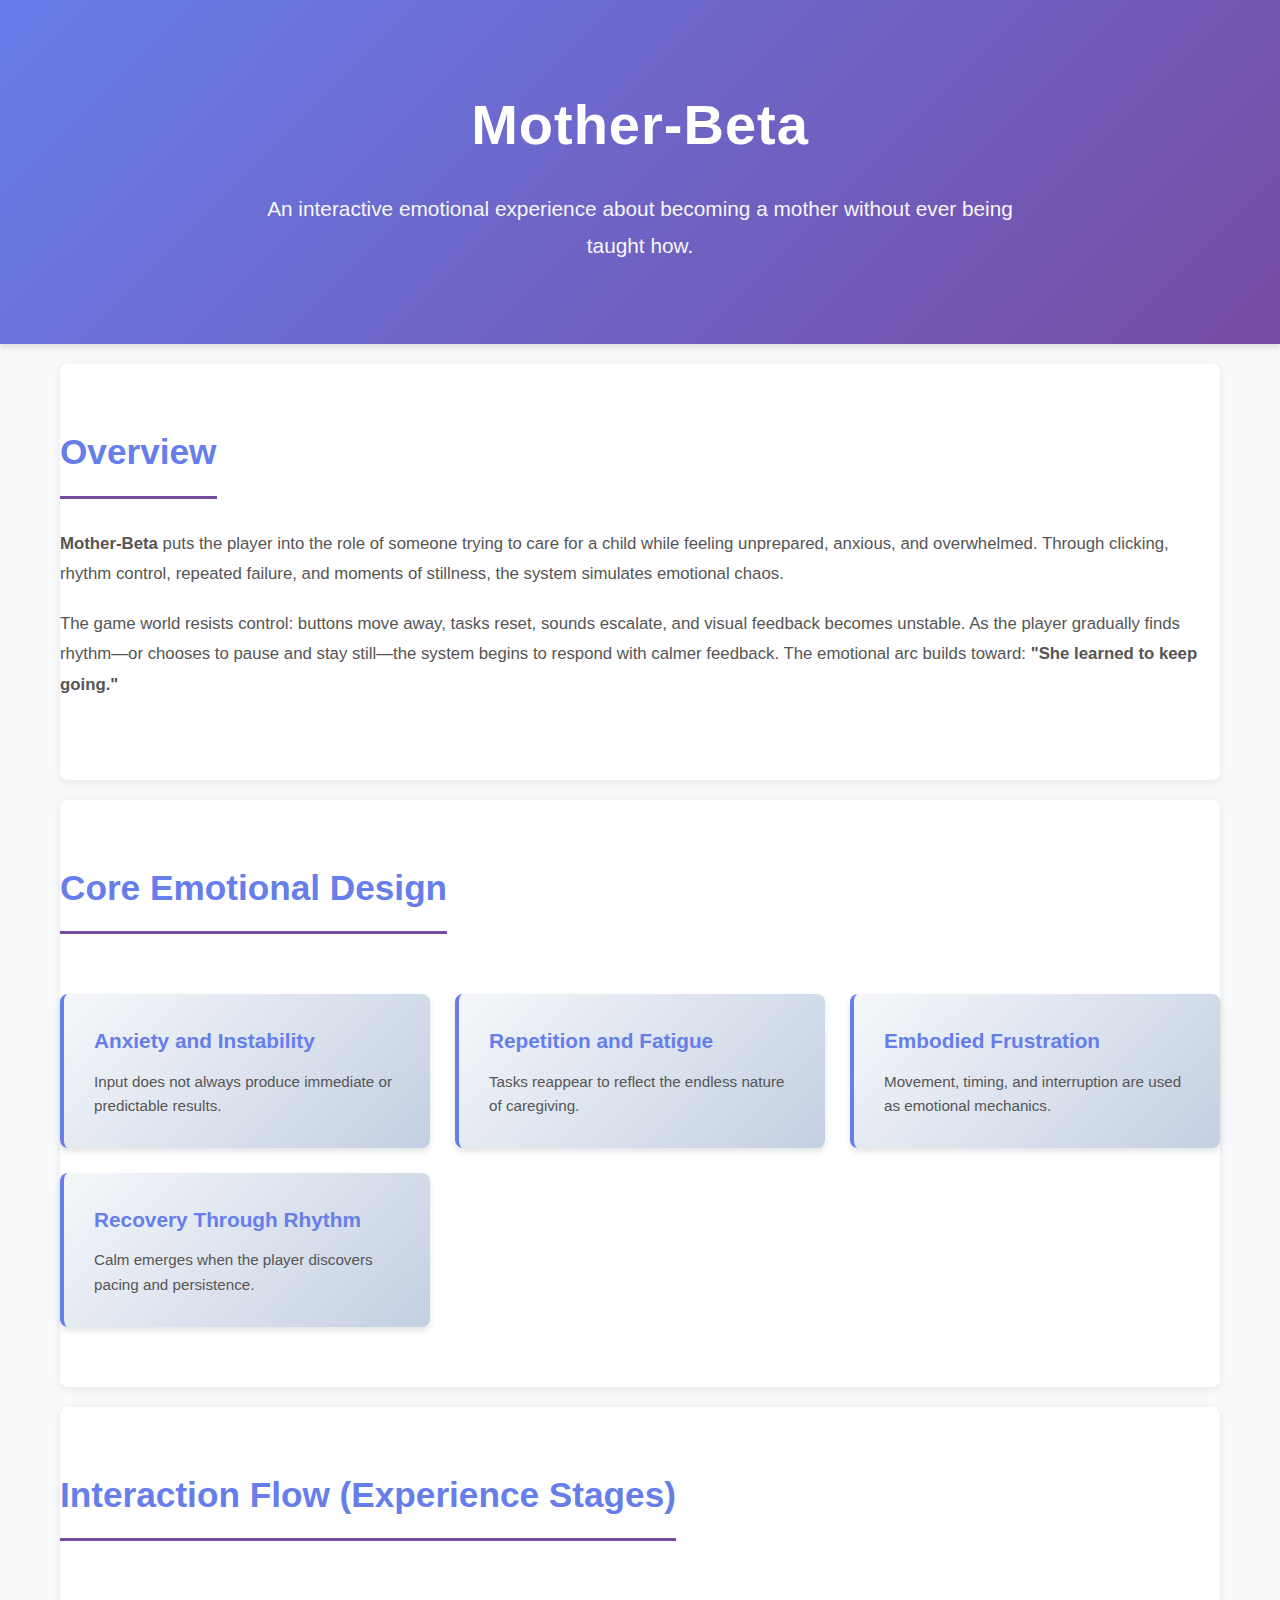
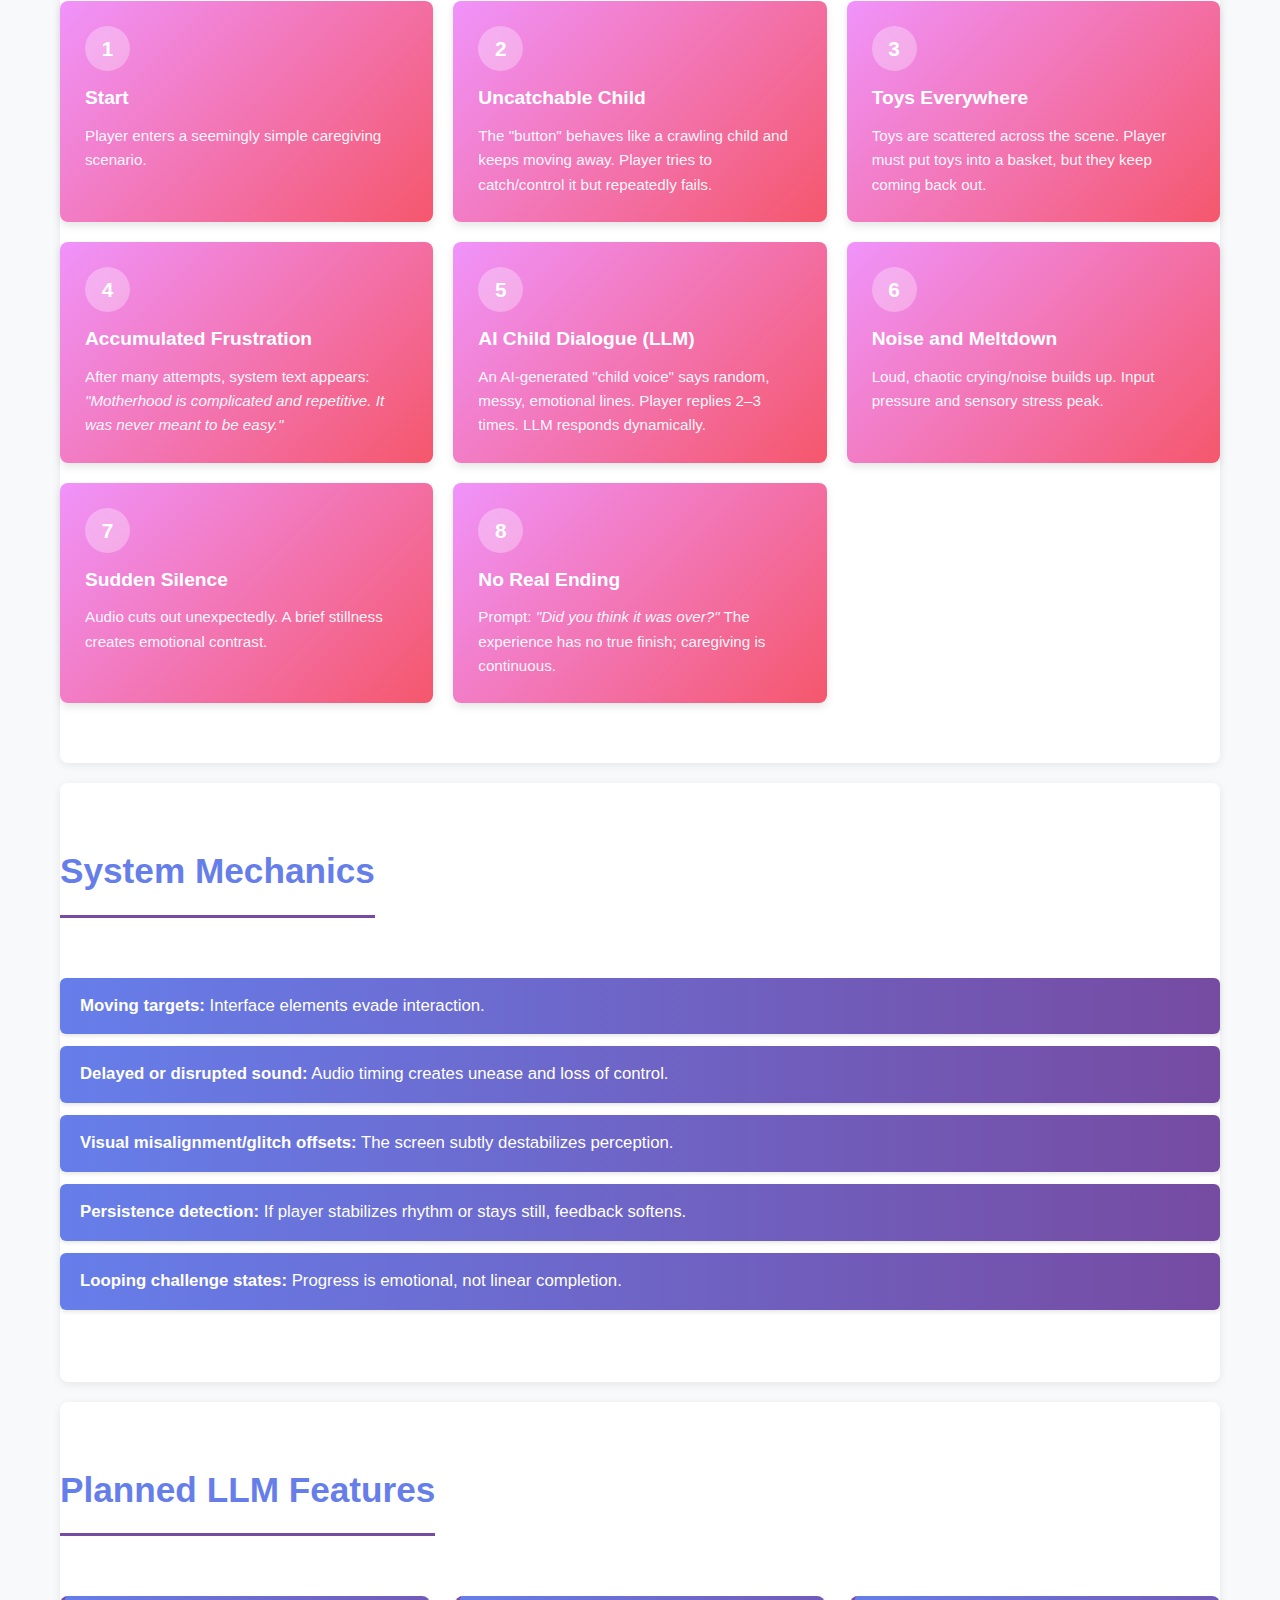
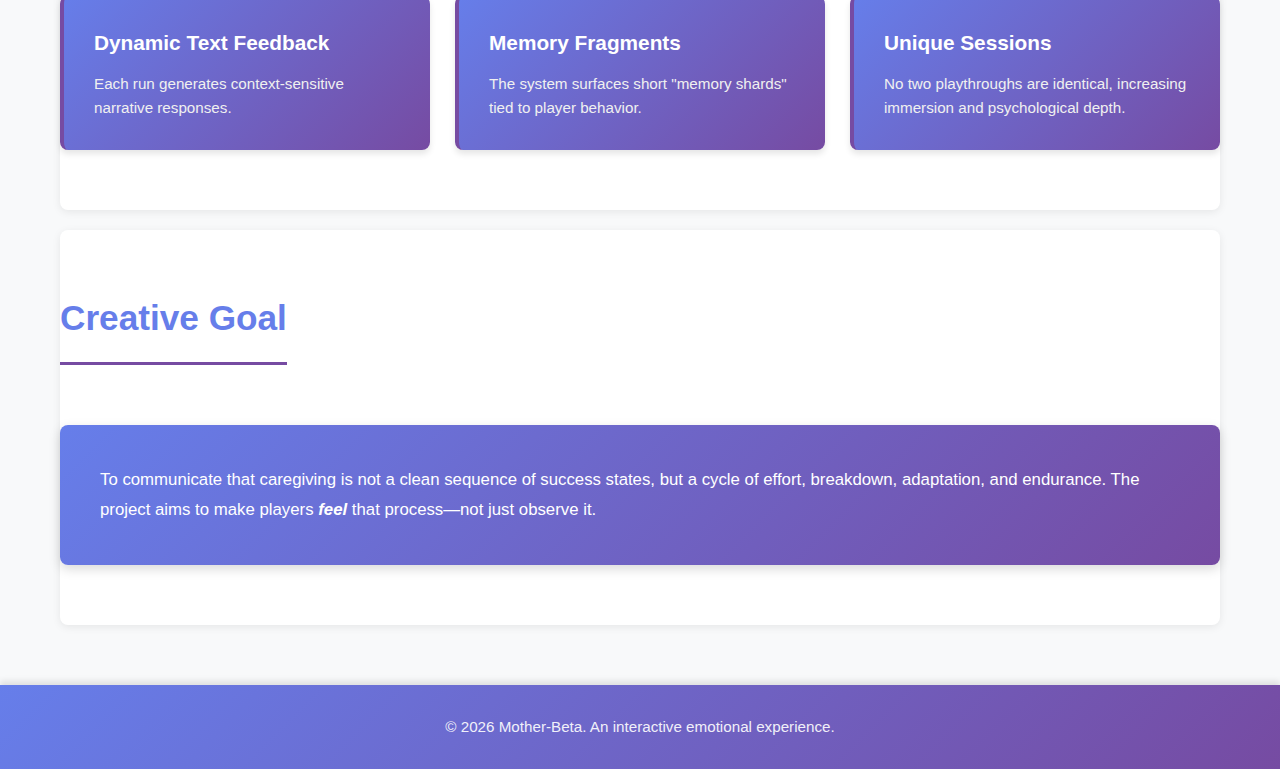
<file: index.html>
<!DOCTYPE html>
<html lang="en">
<head>
    <meta charset="UTF-8">
    <meta name="viewport" content="width=device-width, initial-scale=1.0">
    <title>Mother-Beta - An Interactive Emotional Experience</title>
    <link rel="stylesheet" href="styles.css">
</head>
<body>
    <header class="header">
        <div class="container">
            <h1 class="title">Mother-Beta</h1>
            <p class="subtitle">An interactive emotional experience about becoming a mother without ever being taught how.</p>
        </div>
    </header>

    <main class="container">
        <!-- Overview Section -->
        <section class="section overview-section">
            <h2>Overview</h2>
            <p>
                <strong>Mother-Beta</strong> puts the player into the role of someone trying to care for a child while feeling unprepared, anxious, and overwhelmed. Through clicking, rhythm control, repeated failure, and moments of stillness, the system simulates emotional chaos.
            </p>
            <p>
                The game world resists control: buttons move away, tasks reset, sounds escalate, and visual feedback becomes unstable. As the player gradually finds rhythm—or chooses to pause and stay still—the system begins to respond with calmer feedback. The emotional arc builds toward: <strong>"She learned to keep going."</strong>
            </p>
        </section>

        <!-- Core Emotional Design Section -->
        <section class="section emotional-design-section">
            <h2>Core Emotional Design</h2>
            <div class="features-grid">
                <div class="feature-card">
                    <h3>Anxiety and Instability</h3>
                    <p>Input does not always produce immediate or predictable results.</p>
                </div>
                <div class="feature-card">
                    <h3>Repetition and Fatigue</h3>
                    <p>Tasks reappear to reflect the endless nature of caregiving.</p>
                </div>
                <div class="feature-card">
                    <h3>Embodied Frustration</h3>
                    <p>Movement, timing, and interruption are used as emotional mechanics.</p>
                </div>
                <div class="feature-card">
                    <h3>Recovery Through Rhythm</h3>
                    <p>Calm emerges when the player discovers pacing and persistence.</p>
                </div>
            </div>
        </section>

        <!-- Interaction Flow Section -->
        <section class="section interaction-flow-section">
            <h2>Interaction Flow (Experience Stages)</h2>
            <div class="stages-timeline">
                <div class="stage">
                    <div class="stage-number">1</div>
                    <h3>Start</h3>
                    <p>Player enters a seemingly simple caregiving scenario.</p>
                </div>
                <div class="stage">
                    <div class="stage-number">2</div>
                    <h3>Uncatchable Child</h3>
                    <p>The "button" behaves like a crawling child and keeps moving away. Player tries to catch/control it but repeatedly fails.</p>
                </div>
                <div class="stage">
                    <div class="stage-number">3</div>
                    <h3>Toys Everywhere</h3>
                    <p>Toys are scattered across the scene. Player must put toys into a basket, but they keep coming back out.</p>
                </div>
                <div class="stage">
                    <div class="stage-number">4</div>
                    <h3>Accumulated Frustration</h3>
                    <p>After many attempts, system text appears: <em>"Motherhood is complicated and repetitive. It was never meant to be easy."</em></p>
                </div>
                <div class="stage">
                    <div class="stage-number">5</div>
                    <h3>AI Child Dialogue (LLM)</h3>
                    <p>An AI-generated "child voice" says random, messy, emotional lines. Player replies 2–3 times. LLM responds dynamically.</p>
                </div>
                <div class="stage">
                    <div class="stage-number">6</div>
                    <h3>Noise and Meltdown</h3>
                    <p>Loud, chaotic crying/noise builds up. Input pressure and sensory stress peak.</p>
                </div>
                <div class="stage">
                    <div class="stage-number">7</div>
                    <h3>Sudden Silence</h3>
                    <p>Audio cuts out unexpectedly. A brief stillness creates emotional contrast.</p>
                </div>
                <div class="stage">
                    <div class="stage-number">8</div>
                    <h3>No Real Ending</h3>
                    <p>Prompt: <em>"Did you think it was over?"</em> The experience has no true finish; caregiving is continuous.</p>
                </div>
            </div>
        </section>

        <!-- System Mechanics Section -->
        <section class="section mechanics-section">
            <h2>System Mechanics</h2>
            <ul class="mechanics-list">
                <li><strong>Moving targets:</strong> Interface elements evade interaction.</li>
                <li><strong>Delayed or disrupted sound:</strong> Audio timing creates unease and loss of control.</li>
                <li><strong>Visual misalignment/glitch offsets:</strong> The screen subtly destabilizes perception.</li>
                <li><strong>Persistence detection:</strong> If player stabilizes rhythm or stays still, feedback softens.</li>
                <li><strong>Looping challenge states:</strong> Progress is emotional, not linear completion.</li>
            </ul>
        </section>

        <!-- Planned LLM Features Section -->
        <section class="section llm-features-section">
            <h2>Planned LLM Features</h2>
            <div class="features-grid">
                <div class="feature-card llm-card">
                    <h3>Dynamic Text Feedback</h3>
                    <p>Each run generates context-sensitive narrative responses.</p>
                </div>
                <div class="feature-card llm-card">
                    <h3>Memory Fragments</h3>
                    <p>The system surfaces short "memory shards" tied to player behavior.</p>
                </div>
                <div class="feature-card llm-card">
                    <h3>Unique Sessions</h3>
                    <p>No two playthroughs are identical, increasing immersion and psychological depth.</p>
                </div>
            </div>
        </section>

        <!-- Creative Goal Section -->
        <section class="section creative-goal-section">
            <h2>Creative Goal</h2>
            <div class="goal-box">
                <p>
                    To communicate that caregiving is not a clean sequence of success states, but a cycle of effort, breakdown, adaptation, and endurance. The project aims to make players <em>feel</em> that process—not just observe it.
                </p>
            </div>
        </section>
    </main>

    <footer class="footer">
        <div class="container">
            <p>&copy; 2026 Mother-Beta. An interactive emotional experience.</p>
        </div>
    </footer>
</body>
</html>
</file>
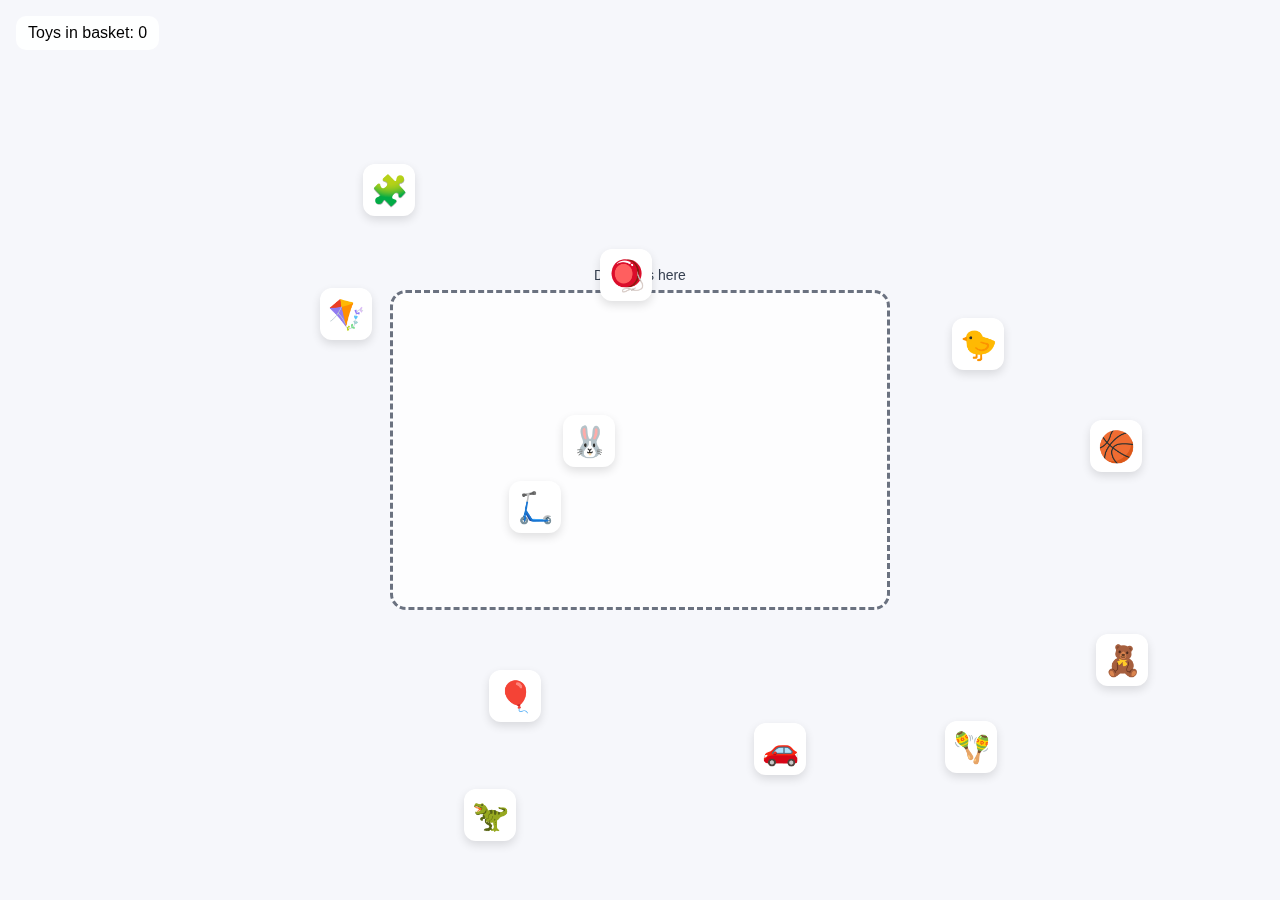
<file: 3-toys-everywhere.html>
<!doctype html>
<html lang="en">
  <head>
    <meta charset="UTF-8" />
    <meta name="viewport" content="width=device-width, initial-scale=1.0" />
    <title>3 Toys Everywhere</title>
    <style>
      * {
        box-sizing: border-box;
      }

      body {
        margin: 0;
        min-height: 100vh;
        overflow: hidden;
        font-family: Arial, sans-serif;
        background: #f6f7fb;
      }

      .next {
        position: fixed;
        top: 16px;
        right: 16px;
        font-size: 28px;
        text-decoration: none;
        color: #222;
        z-index: 20;
      }

      .next.hidden {
        opacity: 0;
        pointer-events: none;
      }

      .status {
        position: fixed;
        top: 16px;
        left: 16px;
        z-index: 20;
        font-size: 16px;
        background: rgba(255, 255, 255, 0.9);
        padding: 8px 12px;
        border-radius: 10px;
      }

      .basket {
        position: fixed;
        left: 50%;
        top: 50%;
        transform: translate(-50%, -50%);
        width: min(62vw, 500px);
        height: min(45vh, 320px);
        border: 3px dashed #6b7280;
        border-radius: 16px;
        background: rgba(255, 255, 255, 0.75);
        display: grid;
        grid-template-columns: repeat(4, 1fr);
        grid-auto-rows: 56px;
        gap: 8px;
        padding: 12px;
        align-content: start;
        z-index: 5;
      }

      .basket-label {
        position: absolute;
        top: -28px;
        left: 50%;
        transform: translateX(-50%);
        background: #f6f7fb;
        padding: 2px 10px;
        font-size: 14px;
        color: #374151;
        border-radius: 999px;
      }

      .toy {
        position: fixed;
        width: 52px;
        height: 52px;
        border: 0;
        border-radius: 12px;
        background: #fff;
        box-shadow: 0 4px 10px rgba(0, 0, 0, 0.12);
        font-size: 30px;
        line-height: 52px;
        text-align: center;
        cursor: grab;
        user-select: none;
        touch-action: none;
        z-index: 10;
      }

      .toy.dragging {
        cursor: grabbing;
        transform: scale(1.05);
        z-index: 30;
      }

      .toy.in-basket {
        position: static;
        width: 100%;
        height: 56px;
        line-height: 56px;
        box-shadow: none;
        background: #ffffff;
        border: 1px solid #e5e7eb;
      }

      .frustration {
        position: fixed;
        left: 50%;
        bottom: 24px;
        transform: translateX(-50%);
        width: min(90vw, 760px);
        text-align: center;
        font-size: 20px;
        line-height: 1.4;
        color: #111827;
        background: rgba(255, 255, 255, 0.9);
        border-radius: 12px;
        padding: 14px 18px;
        opacity: 0;
        transition: opacity 400ms ease;
        z-index: 25;
      }

      .frustration.show {
        opacity: 1;
      }
    </style>
  </head>
  <body>
    <div class="status" id="status">Toys in basket: 0</div>

    <div class="basket" id="basket" aria-label="basket">
      <div class="basket-label">Drop toys here</div>
    </div>

    <div class="frustration" id="frustration">
      Motherhood is complicated and repetitive. It was never meant to be easy.
    </div>

    <a class="next hidden" id="next" href="5-ai-child-dialogue.html" aria-label="next">▶</a>

    <script>
      const toyIcons = ["🧸", "🚗", "🪀", "🧩", "🦖", "🪁", "🪇", "🐰", "🐤", "🎈", "🏀", "🛴"];
      const basket = document.getElementById("basket");
      const statusText = document.getElementById("status");
      const frustrationText = document.getElementById("frustration");
      const nextLink = document.getElementById("next");
      const toys = [];
      const stageStartAt = Date.now();
      let totalDrops = 0;
      let popOutCount = 0;
      let frustrationShown = false;

      function randomBetween(min, max) {
        return Math.floor(Math.random() * (max - min + 1)) + min;
      }

      function updateStatus() {
        const inBasketCount = toys.filter((toy) => toy.dataset.inBasket === "1").length;
        statusText.textContent = `Toys in basket: ${inBasketCount}`;
      }

      function maybeShowFrustration() {
        if (frustrationShown) {
          return;
        }

        const elapsedMs = Date.now() - stageStartAt;
        if (elapsedMs < 9000) {
          return;
        }

        if (totalDrops >= 8 && popOutCount >= 3) {
          frustrationShown = true;
          frustrationText.classList.add("show");
          nextLink.classList.remove("hidden");
        }
      }

      function placeToys() {
        const viewportWidth = window.innerWidth;
        const viewportHeight = window.innerHeight;

        toyIcons.forEach((icon, index) => {
          const toy = document.createElement("button");
          toy.className = "toy";
          toy.type = "button";
          toy.textContent = icon;
          toy.dataset.id = String(index);
          toy.dataset.inBasket = "0";

          const x = randomBetween(10, Math.max(10, viewportWidth - 70));
          const y = randomBetween(80, Math.max(80, viewportHeight - 70));
          toy.style.left = `${x}px`;
          toy.style.top = `${y}px`;

          enableDrag(toy);
          document.body.appendChild(toy);
          toys.push(toy);
        });
      }

      function moveToRandomOutsideBasket(toy) {
        const basketRect = basket.getBoundingClientRect();
        let x = 10;
        let y = 80;
        let tries = 0;

        do {
          x = randomBetween(10, Math.max(10, window.innerWidth - 70));
          y = randomBetween(80, Math.max(80, window.innerHeight - 70));
          tries += 1;
        } while (
          x + 52 > basketRect.left &&
          x < basketRect.right &&
          y + 52 > basketRect.top &&
          y < basketRect.bottom &&
          tries < 50
        );

        toy.style.left = `${x}px`;
        toy.style.top = `${y}px`;
      }

      function isInsideBasket(rect) {
        const basketRect = basket.getBoundingClientRect();
        const centerX = rect.left + rect.width / 2;
        const centerY = rect.top + rect.height / 2;

        return (
          centerX >= basketRect.left &&
          centerX <= basketRect.right &&
          centerY >= basketRect.top &&
          centerY <= basketRect.bottom
        );
      }

      function putIntoBasket(toy) {
        toy.dataset.inBasket = "1";
        toy.classList.add("in-basket");
        basket.appendChild(toy);
        totalDrops += 1;
        updateStatus();
        maybeShowFrustration();
      }

      function popOutOneToy() {
        const inBasket = toys.filter((toy) => toy.dataset.inBasket === "1");
        if (!inBasket.length) {
          return;
        }

        const toy = inBasket[Math.floor(Math.random() * inBasket.length)];
        toy.dataset.inBasket = "0";
        toy.classList.remove("in-basket");
        document.body.appendChild(toy);
        moveToRandomOutsideBasket(toy);
        popOutCount += 1;
        updateStatus();
        maybeShowFrustration();
      }

      function enableDrag(toy) {
        let dragging = false;
        let offsetX = 0;
        let offsetY = 0;

        toy.addEventListener("pointerdown", (event) => {
          if (toy.dataset.inBasket === "1") {
            toy.dataset.inBasket = "0";
            toy.classList.remove("in-basket");
            document.body.appendChild(toy);
            const currentRect = toy.getBoundingClientRect();
            toy.style.left = `${currentRect.left}px`;
            toy.style.top = `${currentRect.top}px`;
            updateStatus();
          }

          dragging = true;
          toy.setPointerCapture(event.pointerId);
          toy.classList.add("dragging");
          const rect = toy.getBoundingClientRect();
          offsetX = event.clientX - rect.left;
          offsetY = event.clientY - rect.top;
        });

        toy.addEventListener("pointermove", (event) => {
          if (!dragging) {
            return;
          }

          toy.style.left = `${event.clientX - offsetX}px`;
          toy.style.top = `${event.clientY - offsetY}px`;
        });

        toy.addEventListener("pointerup", (event) => {
          if (!dragging) {
            return;
          }

          dragging = false;
          toy.releasePointerCapture(event.pointerId);
          toy.classList.remove("dragging");

          const rect = toy.getBoundingClientRect();
          if (isInsideBasket(rect)) {
            putIntoBasket(toy);
          }
        });
      }

      placeToys();
      updateStatus();

      setInterval(() => {
        popOutOneToy();
      }, 3200);

      window.addEventListener("resize", () => {
        toys.forEach((toy) => {
          if (toy.dataset.inBasket === "0") {
            const rect = toy.getBoundingClientRect();
            if (rect.right > window.innerWidth || rect.bottom > window.innerHeight) {
              moveToRandomOutsideBasket(toy);
            }
          }
        });
      });
    </script>
  </body>
</html>
</file>
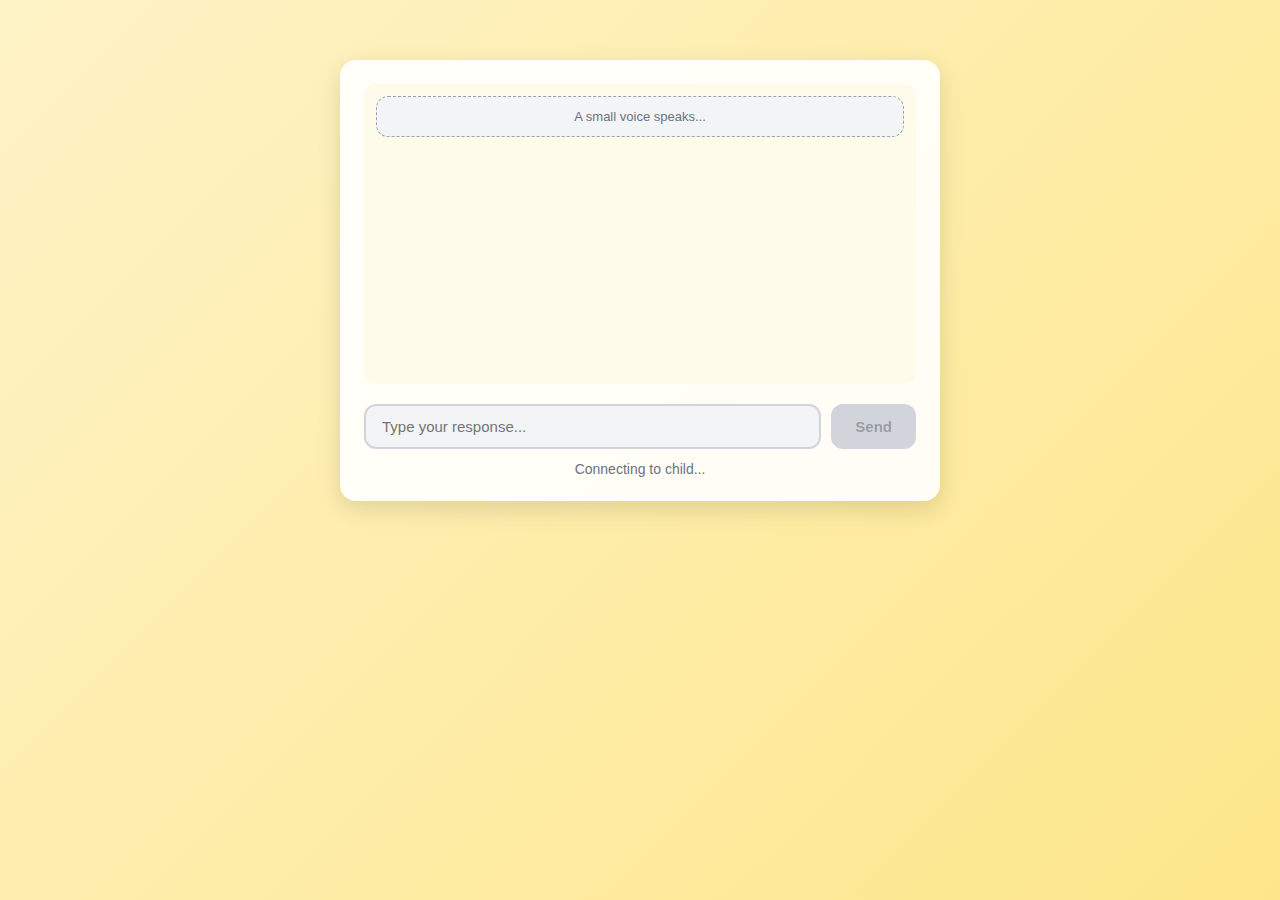
<file: 5-ai-child-dialogue.html>
<!doctype html>
<html lang="en">
  <head>
    <meta charset="UTF-8" />
    <meta name="viewport" content="width=device-width, initial-scale=1.0" />
    <title>5 AI Child Dialogue</title>
    <style>
      * {
        box-sizing: border-box;
      }

      body {
        margin: 0;
        min-height: 100vh;
        font-family: "Comic Sans MS", "Marker Felt", sans-serif;
        background: linear-gradient(135deg, #fef3c7 0%, #fde68a 100%);
        display: flex;
        flex-direction: column;
        align-items: center;
        padding: 20px;
      }

      .next {
        position: fixed;
        top: 16px;
        right: 16px;
        font-size: 28px;
        text-decoration: none;
        color: #222;
        z-index: 20;
        opacity: 0;
        pointer-events: none;
        transition: opacity 300ms;
      }

      .next.visible {
        opacity: 1;
        pointer-events: auto;
      }

      .chat-container {
        width: 100%;
        max-width: 600px;
        background: rgba(255, 255, 255, 0.9);
        border-radius: 16px;
        padding: 24px;
        box-shadow: 0 8px 24px rgba(0, 0, 0, 0.12);
        margin-top: 40px;
      }

      .messages {
        min-height: 300px;
        max-height: 400px;
        overflow-y: auto;
        margin-bottom: 20px;
        padding: 12px;
        background: #fffbeb;
        border-radius: 12px;
      }

      .message {
        margin-bottom: 16px;
        padding: 12px 16px;
        border-radius: 12px;
        max-width: 85%;
        animation: fadeIn 400ms ease;
      }

      @keyframes fadeIn {
        from {
          opacity: 0;
          transform: translateY(10px);
        }
        to {
          opacity: 1;
          transform: translateY(0);
        }
      }

      .message.child {
        background: #fef3c7;
        align-self: flex-start;
        border: 2px solid #fbbf24;
        font-size: 16px;
        line-height: 1.5;
      }

      .message.player {
        background: #dbeafe;
        align-self: flex-end;
        margin-left: auto;
        border: 2px solid #60a5fa;
        font-size: 15px;
      }

      .message.system {
        background: #f3f4f6;
        text-align: center;
        font-size: 13px;
        color: #6b7280;
        border: 1px dashed #9ca3af;
        max-width: 100%;
      }

      .input-area {
        display: flex;
        gap: 10px;
      }

      .input-area input {
        flex: 1;
        padding: 12px 16px;
        border: 2px solid #fbbf24;
        border-radius: 12px;
        font-size: 15px;
        font-family: inherit;
      }

      .input-area input:disabled {
        background: #f3f4f6;
        border-color: #d1d5db;
      }

      .input-area button {
        padding: 12px 24px;
        background: #fbbf24;
        border: 0;
        border-radius: 12px;
        font-size: 15px;
        font-weight: bold;
        cursor: pointer;
        transition: background 200ms;
      }

      .input-area button:hover:not(:disabled) {
        background: #f59e0b;
      }

      .input-area button:disabled {
        background: #d1d5db;
        cursor: not-allowed;
      }

      .status {
        text-align: center;
        margin-top: 12px;
        font-size: 14px;
        color: #6b7280;
      }
    </style>
  </head>
  <body>
    <div class="chat-container">
      <div class="messages" id="messages"></div>
      <div class="input-area">
        <input
          type="text"
          id="playerInput"
          placeholder="Type your response..."
          maxlength="200"
        />
        <button id="sendBtn">Send</button>
      </div>
      <div class="status" id="status">Connecting to child...</div>
    </div>

    <a class="next" id="next" href="6-noise-and-meltdown.html" aria-label="next">▶</a>

    <script>
      const messagesContainer = document.getElementById("messages");
      const playerInput = document.getElementById("playerInput");
      const sendBtn = document.getElementById("sendBtn");
      const statusText = document.getElementById("status");
      const nextLink = document.getElementById("next");

      const OLLAMA_API = "http://sekapo.local:11434/api/generate";
      const MODEL = "qwen3:4b";
      const MAX_REPLIES = 10;

      let replyCount = 0;
      let conversationHistory = [];

      const systemPrompt = `You are a baby-like 3-5 year old child who is emotional, confused, and needy. Speak in mixed Chinese, English, and French, switching mid-sentence. Keep responses under 30 words. Use messy, fragmented phrases, repetition, and incomplete sentences. Show confusion, need for attention, attachment, and occasional frustration.`;

      function addMessage(text, type) {
        const msg = document.createElement("div");
        msg.className = `message ${type}`;
        msg.textContent = text;
        messagesContainer.appendChild(msg);
        messagesContainer.scrollTop = messagesContainer.scrollHeight;
      }

      function getRecentHistory(limit) {
        if (conversationHistory.length <= limit) {
          return conversationHistory;
        }
        return conversationHistory.slice(-limit);
      }

      async function callOllama(userMessage) {
        const recentHistory = getRecentHistory(6);
        const prompt = systemPrompt + "\n\nConversation:\n" + recentHistory.join("\n") + "\nChild:";

        try {
          const response = await fetch(OLLAMA_API, {
            method: "POST",
            headers: { "Content-Type": "application/json" },
            body: JSON.stringify({
              model: MODEL,
              prompt: prompt,
              stream: false,
              options: {
                temperature: 0.7,
                top_p: 0.9,
                max_tokens: 30
              }
            })
          });

          if (!response.ok) {
            throw new Error(`Ollama API error: ${response.status}`);
          }

          const data = await response.json();
          return data.response.trim();
        } catch (error) {
          console.error("Ollama error:", error);
          return "...I don't know what to say...";
        }
      }

      async function generateChildMessage() {
        statusText.textContent = "Child is thinking...";
        const childResponse = await callOllama();
        conversationHistory.push(`Child: ${childResponse}`);
        addMessage(childResponse, "child");
        statusText.textContent = `You can reply ${MAX_REPLIES - replyCount} more time(s)`;
        enableInput();
      }

      async function handlePlayerReply() {
        const text = playerInput.value.trim();
        if (!text) return;

        disableInput();
        addMessage(text, "player");
        conversationHistory.push(`Parent: ${text}`);
        playerInput.value = "";
        replyCount++;

        if (replyCount >= MAX_REPLIES) {
          statusText.textContent = "Conversation complete. Moving on...";
          addMessage("The child wanders away...", "system");
          nextLink.classList.add("visible");
          return;
        }

        await generateChildMessage();
      }

      function enableInput() {
        playerInput.disabled = false;
        sendBtn.disabled = false;
        playerInput.focus();
      }

      function disableInput() {
        playerInput.disabled = true;
        sendBtn.disabled = true;
      }

      sendBtn.addEventListener("click", handlePlayerReply);
      playerInput.addEventListener("keypress", (e) => {
        if (e.key === "Enter") {
          handlePlayerReply();
        }
      });

      async function init() {
        disableInput();
        addMessage("A small voice speaks...", "system");
        await new Promise((resolve) => setTimeout(resolve, 800));
        await generateChildMessage();
      }

      init();
    </script>
  </body>
</html>
</file>
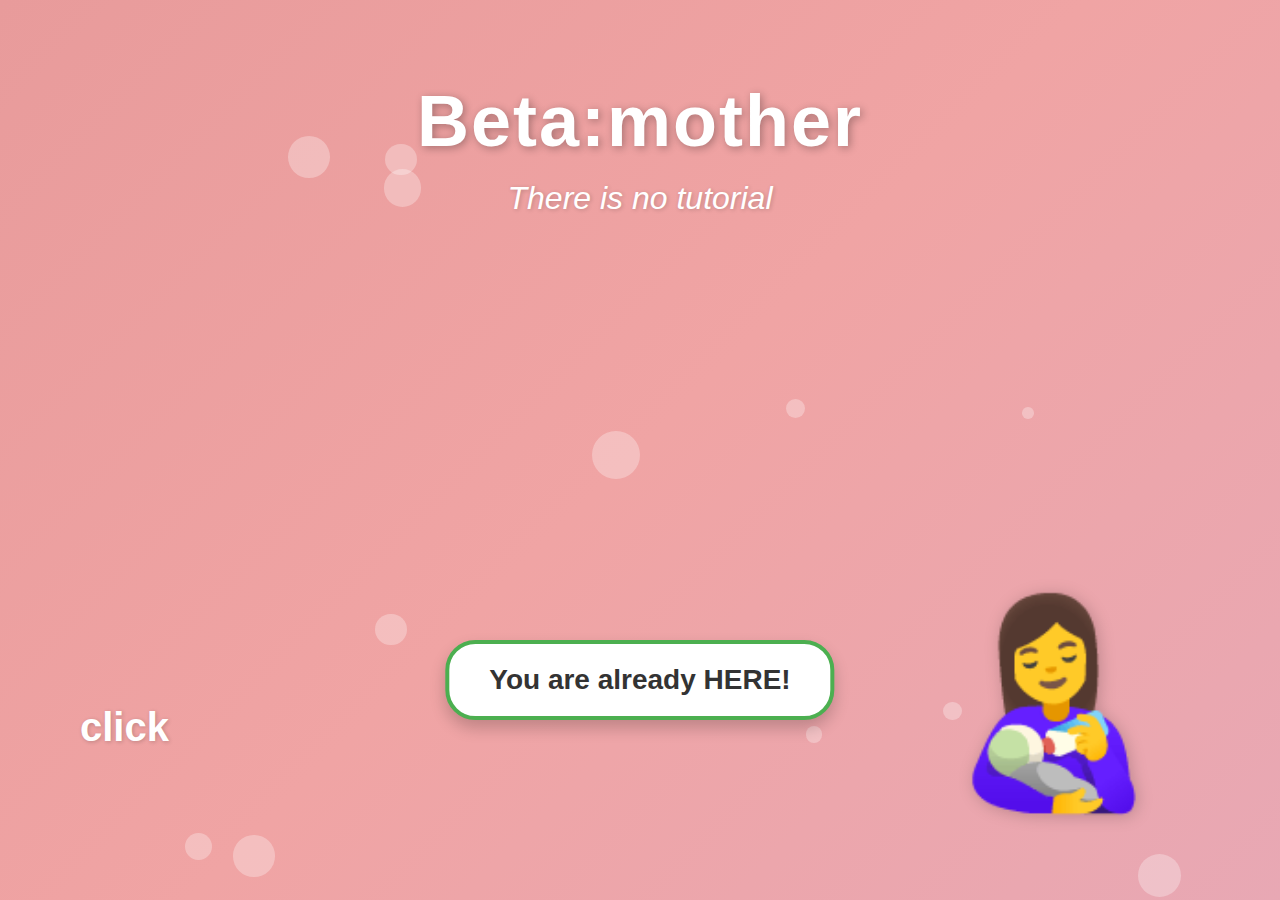
<file: start-interactive.html>
<!DOCTYPE html>
<html lang="en">
<head>
    <meta charset="UTF-8">
    <meta name="viewport" content="width=device-width, initial-scale=1.0">
    <title>Mother-Beta: Start</title>
    <style>
        * {
            margin: 0;
            padding: 0;
            box-sizing: border-box;
        }

        html, body {
            width: 100%;
            height: 100%;
            overflow: hidden;
        }

        body {
            font-family: 'Comic Sans MS', 'Segoe UI', cursive, sans-serif;
            background: linear-gradient(135deg, #E89B9B 0%, #F0A4A4 50%, #E8A8B4 100%);
        }

        .scene {
            width: 100%;
            height: 100%;
            position: absolute;
            top: 0;
            left: 0;
            opacity: 0;
            transition: opacity 0.8s ease-in-out;
            display: flex;
            justify-content: center;
            align-items: center;
            overflow: hidden;
        }

        .scene.active {
            opacity: 1;
        }

        /* Scene 1: Pink scene */
        #scene1 {
            background: linear-gradient(135deg, #E89B9B 0%, #F0A4A4 50%, #E8A8B4 100%);
        }

        .scene1-container {
            position: relative;
            width: 100%;
            height: 100%;
            display: flex;
            justify-content: center;
            align-items: center;
        }

        .title {
            position: absolute;
            top: 80px;
            font-size: 72px;
            font-weight: 900;
            color: white;
            text-shadow: 2px 2px 8px rgba(0, 0, 0, 0.3);
            animation: titleBounce 3s ease-in-out infinite;
            letter-spacing: 2px;
            z-index: 10;
        }

        @keyframes titleBounce {
            0%, 100% { transform: translateY(0px); }
            50% { transform: translateY(-20px); }
        }

        .subtitle {
            position: absolute;
            top: 180px;
            font-size: 32px;
            color: white;
            font-style: italic;
            text-shadow: 1px 1px 4px rgba(0, 0, 0, 0.2);
            animation: subtitleFade 2s ease-in-out infinite;
            z-index: 9;
        }

        @keyframes subtitleFade {
            0%, 100% { opacity: 0.6; }
            50% { opacity: 1; }
        }

        .click-text {
            position: absolute;
            left: 80px;
            bottom: 150px;
            font-size: 40px;
            color: white;
            font-weight: bold;
            animation: clickBounce 2s ease-in-out infinite;
            text-shadow: 1px 1px 4px rgba(0, 0, 0, 0.2);
            z-index: 9;
        }

        @keyframes clickBounce {
            0%, 100% { transform: rotate(-5deg) scale(1); }
            50% { transform: rotate(5deg) scale(1.1); }
        }

        .mother-child {
            position: absolute;
            right: 100px;
            bottom: 80px;
            font-size: 200px;
            animation: motherFloat 3s ease-in-out infinite;
            z-index: 8;
            filter: drop-shadow(2px 2px 8px rgba(0, 0, 0, 0.2));
        }

        @keyframes motherFloat {
            0%, 100% { transform: translateY(0px) rotate(-2deg); }
            50% { transform: translateY(-30px) rotate(2deg); }
        }

        .dialogue-box {
            position: absolute;
            bottom: 180px;
            left: 50%;
            transform: translateX(-50%);
            background: white;
            border: 4px solid #4CAF50;
            border-radius: 30px;
            padding: 20px 40px;
            font-size: 28px;
            font-weight: bold;
            color: #333;
            cursor: pointer;
            z-index: 15;
            transition: all 0.3s ease;
            box-shadow: 0 8px 16px rgba(0, 0, 0, 0.2);
            animation: dialoguePulse 2s ease-in-out infinite;
        }

        .dialogue-box:hover {
            transform: translateX(-50%) scale(1.1);
            box-shadow: 0 12px 24px rgba(0, 0, 0, 0.3);
        }

        @keyframes dialoguePulse {
            0%, 100% { transform: translateX(-50%) scale(1); }
            50% { transform: translateX(-50%) scale(1.05); }
        }

        .floating-elements {
            position: absolute;
            width: 100%;
            height: 100%;
            top: 0;
            left: 0;
        }

        .floating-dot {
            position: absolute;
            border-radius: 50%;
            background: rgba(255, 255, 255, 0.3);
            animation: float 6s ease-in-out infinite;
        }

        @keyframes float {
            0%, 100% { transform: translateY(0px) translateX(0px); }
            25% { transform: translateY(-30px) translateX(20px); }
            50% { transform: translateY(-60px) translateX(-20px); }
            75% { transform: translateY(-30px) translateX(20px); }
        }

        /* Scene 2: Green scene */
        #scene2 {
            background: linear-gradient(135deg, #B8D4A8 0%, #C8E6C9 50%, #A8C895 100%);
        }

        .scene2-container {
            position: relative;
            width: 100%;
            height: 100%;
            display: flex;
            justify-content: center;
            align-items: center;
            flex-direction: column;
        }

        .green-scene-content {
            position: relative;
            width: 80%;
            height: 80%;
            animation: sceneEntry 0.8s ease-out;
        }

        @keyframes sceneEntry {
            from {
                opacity: 0;
                transform: scale(0.8);
            }
            to {
                opacity: 1;
                transform: scale(1);
            }
        }

        .calm-elements {
            position: absolute;
            width: 100%;
            height: 100%;
            top: 0;
            left: 0;
        }

        .calm-dot {
            position: absolute;
            border-radius: 50%;
            background: rgba(255, 255, 255, 0.2);
            animation: slowFloat 8s ease-in-out infinite;
        }

        @keyframes slowFloat {
            0%, 100% { transform: translateY(0px) translateX(0px); }
            50% { transform: translateY(-40px) translateX(30px); }
        }

        .message-scene2 {
            position: absolute;
            top: 50%;
            left: 50%;
            transform: translate(-50%, -50%);
            text-align: center;
            z-index: 10;
            animation: messageAppear 0.8s ease-out;
        }

        @keyframes messageAppear {
            from {
                opacity: 0;
                transform: translate(-50%, -50%) scale(0.5);
            }
            to {
                opacity: 1;
                transform: translate(-50%, -50%) scale(1);
            }
        }

        .message-scene2 h1 {
            font-size: 48px;
            color: white;
            text-shadow: 2px 2px 8px rgba(0, 0, 0, 0.2);
            margin-bottom: 20px;
        }

        .message-scene2 p {
            font-size: 28px;
            color: rgba(255, 255, 255, 0.9);
            text-shadow: 1px 1px 4px rgba(0, 0, 0, 0.2);
        }

        .back-button {
            position: absolute;
            bottom: 40px;
            left: 40px;
            padding: 15px 30px;
            background: rgba(255, 255, 255, 0.8);
            border: 2px solid #333;
            border-radius: 10px;
            font-size: 18px;
            font-weight: bold;
            cursor: pointer;
            transition: all 0.3s ease;
            z-index: 20;
        }

        .back-button:hover {
            background: white;
            transform: scale(1.1);
        }

        /* Brush stroke effect for white marks */
        .brush-mark {
            position: absolute;
            opacity: 0.2;
            pointer-events: none;
        }
    </style>
</head>
<body>
    <!-- Scene 1: Pink scene -->
    <div id="scene1" class="scene active">
        <div class="floating-elements" id="floatingElements"></div>
        <div class="scene1-container">
            <div class="title">Beta:mother</div>
            <div class="subtitle">There is no tutorial</div>
            <div class="click-text">click</div>
            <div class="mother-child">👩‍🍼</div>
            <div class="dialogue-box" id="dialogueBox">You are already HERE!</div>
        </div>
    </div>

    <!-- Scene 2: Green scene -->
    <div id="scene2" class="scene">
        <div class="calm-elements" id="calmElements"></div>
        <div class="scene2-container">
            <div class="green-scene-content">
                <div class="message-scene2">
                    <h1>You've Arrived</h1>
                    <p>In this moment of calm...</p>
                </div>
            </div>
            <button class="back-button" id="backButton">← Back</button>
        </div>
    </div>

    <script>
        const scene1 = document.getElementById('scene1');
        const scene2 = document.getElementById('scene2');
        const dialogueBox = document.getElementById('dialogueBox');
        const backButton = document.getElementById('backButton');
        const floatingElements = document.getElementById('floatingElements');
        const calmElements = document.getElementById('calmElements');

        // Create floating elements for scene 1
        function createFloatingElements() {
            floatingElements.innerHTML = '';
            for (let i = 0; i < 12; i++) {
                const dot = document.createElement('div');
                dot.className = 'floating-dot';
                const size = Math.random() * 40 + 10;
                dot.style.width = size + 'px';
                dot.style.height = size + 'px';
                dot.style.left = Math.random() * 100 + '%';
                dot.style.top = Math.random() * 100 + '%';
                dot.style.animationDelay = (Math.random() * 3) + 's';
                dot.style.animationDuration = (Math.random() * 4 + 4) + 's';
                floatingElements.appendChild(dot);
            }
        }

        // Create calm elements for scene 2
        function createCalmElements() {
            calmElements.innerHTML = '';
            for (let i = 0; i < 8; i++) {
                const dot = document.createElement('div');
                dot.className = 'calm-dot';
                const size = Math.random() * 60 + 20;
                dot.style.width = size + 'px';
                dot.style.height = size + 'px';
                dot.style.left = Math.random() * 100 + '%';
                dot.style.top = Math.random() * 100 + '%';
                dot.style.animationDelay = (Math.random() * 4) + 's';
                dot.style.animationDuration = (Math.random() * 4 + 6) + 's';
                calmElements.appendChild(dot);
            }
        }

        // Scene transitions
        dialogueBox.addEventListener('click', () => {
            scene1.classList.remove('active');
            scene2.classList.add('active');
        });

        backButton.addEventListener('click', () => {
            scene2.classList.remove('active');
            scene1.classList.add('active');
        });

        // Initialize
        createFloatingElements();
        createCalmElements();
    </script>
</body>
</html>
</file>
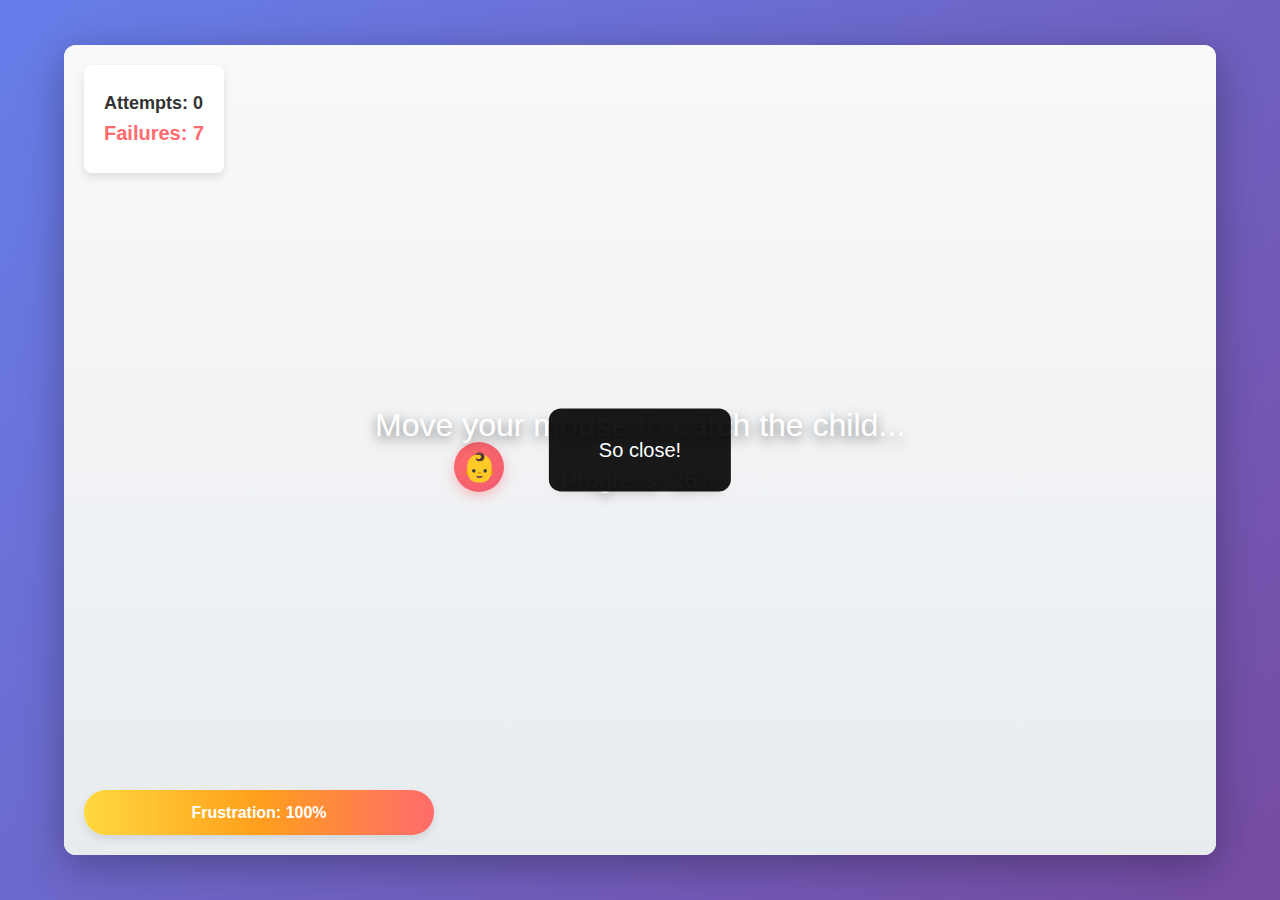
<file: uncatchable-child-interactive.html>
<!DOCTYPE html>
<html lang="en">
<head>
    <meta charset="UTF-8">
    <meta name="viewport" content="width=device-width, initial-scale=1.0">
    <title>Mother-Beta: Uncatchable Child</title>
    <style>
        * {
            margin: 0;
            padding: 0;
            box-sizing: border-box;
        }

        body {
            width: 100%;
            height: 100vh;
            display: flex;
            justify-content: center;
            align-items: center;
            background: linear-gradient(135deg, #667eea 0%, #764ba2 100%);
            font-family: 'Segoe UI', Tahoma, Geneva, Verdana, sans-serif;
            overflow: hidden;
        }

        .container {
            position: relative;
            width: 90vw;
            height: 90vh;
            background: white;
            border-radius: 12px;
            box-shadow: 0 10px 40px rgba(0, 0, 0, 0.3);
            overflow: hidden;
        }

        #gameArea {
            width: 100%;
            height: 100%;
            position: relative;
            background: linear-gradient(180deg, #f8f9fa 0%, #e9ecef 100%);
            cursor: crosshair;
        }

        .child {
            position: absolute;
            width: 50px;
            height: 50px;
            background: radial-gradient(circle at 35% 35%, #ff6b6b, #ee5a6f);
            border-radius: 50%;
            box-shadow: 0 4px 12px rgba(255, 107, 107, 0.4);
            display: flex;
            justify-content: center;
            align-items: center;
            font-size: 28px;
            transition: all 0.05s ease-out;
            z-index: 10;
        }

        .child::before {
            content: '👶';
            display: block;
        }

        .child.panic {
            animation: panic 0.2s infinite;
        }

        @keyframes panic {
            0%, 100% { transform: scale(1) rotate(0deg); }
            50% { transform: scale(1.1) rotate(5deg); }
        }

        .stats {
            position: absolute;
            top: 20px;
            left: 20px;
            background: rgba(255, 255, 255, 0.95);
            padding: 20px;
            border-radius: 8px;
            box-shadow: 0 4px 8px rgba(0, 0, 0, 0.1);
            z-index: 100;
            font-size: 18px;
            font-weight: 600;
        }

        .stat-item {
            margin: 8px 0;
            color: #333;
        }

        .stat-item.failures {
            color: #ff6b6f;
            font-size: 20px;
        }
ß
        .stat-item.attempts {
            color: #667eea;
        }

        .frustration-meter {
            position: absolute;
            bottom: 20px;
            left: 20px;
            width: 350px;
            height: 45px;
            background: white;
            border-radius: 22px;
            box-shadow: 0 4px 8px rgba(0, 0, 0, 0.1);
            overflow: hidden;
            z-index: 100;
        }

        .frustration-fill {
            height: 100%;
            background: linear-gradient(90deg, #FFD93D 0%, #FF9F1C 50%, #FF6B6B 100%);
            width: 0%;
            transition: width 0.3s ease;
            display: flex;
            align-items: center;
            justify-content: center;
            font-size: 16px;
            font-weight: 600;
            color: white;
        }

        .message {
            position: absolute;
            top: 50%;
            left: 50%;
            transform: translate(-50%, -50%);
            background: rgba(0, 0, 0, 0.9);
            color: white;
            padding: 30px 50px;
            border-radius: 12px;
            text-align: center;
            z-index: 200;
            opacity: 0;
            pointer-events: none;
            transition: opacity 0.5s ease;
            font-size: 20px;
            max-width: 80%;
        }

        .message.show {
            opacity: 1;
        }

        .hint {
            position: absolute;
            top: 50%;
            left: 50%;
            transform: translate(-50%, -50%);
            color: white;
            font-size: 32px;
            z-index: 50;
            text-align: center;
            text-shadow: 0 4px 12px rgba(0, 0, 0, 0.5);
            line-height: 1.6;
            pointer-events: none;
            transition: opacity 0.5s ease;
        }

        .hint.fade {
            opacity: 0;
        }

        .glitch {
            animation: glitch 0.1s infinite;
        }

        @keyframes glitch {
            0%, 100% { transform: skewX(0deg); filter: saturate(100%); }
            50% { transform: skewX(2deg); filter: saturate(150%); }
        }

        .screen-shake {
            animation: shake 0.2s;
        }

        @keyframes shake {
            0%, 100% { transform: translateX(0); }
            25% { transform: translateX(-5px); }
            75% { transform: translateX(5px); }
        }
    </style>
</head>
<body>
    <div class="container">
        <div id="gameArea">
            <div class="child" id="child"></div>
            
            <div class="stats">
                <div class="stat-item attempts">Attempts: <span id="attempts">0</span></div>
                <div class="stat-item failures">Failures: <span id="failures">0</span></div>
            </div>

            <div class="frustration-meter">
                <div class="frustration-fill" id="frustrationFill" style="width: 0%">
                    <span id="frustrationText">Frustration: 0%</span>
                </div>
            </div>

            <div class="message" id="message"></div>

            <div class="hint" id="hint">Move your mouse to catch the child...<br><span id="progressDisplay" style="font-size: 24px; margin-top: 10px; display: block;">Progress: 0%</span></div>
        </div>
    </div>

    <script>
        const gameArea = document.getElementById('gameArea');
        const child = document.getElementById('child');
        const failuresEl = document.getElementById('failures');
        const attemptsEl = document.getElementById('attempts');
        const frustrationFill = document.getElementById('frustrationFill');
        const frustrationText = document.getElementById('frustrationText');
        const message = document.getElementById('message');
        const hint = document.getElementById('hint');
        const progressDisplay = document.getElementById('progressDisplay');

        let mouseX = gameArea.offsetWidth / 2;
        let mouseY = gameArea.offsetHeight / 2;
        let childX = gameArea.offsetWidth / 2;
        let childY = gameArea.offsetHeight / 2;
        let failures = 0;
        let attempts = 0;
        let frustrationLevel = 0;
        let successProgress = 0; // 追踪进度条进度
        const maxFrustration = 100;

        const childSize = 50;
        const catchDistance = 80;
        const evasionDistance = 150;

        // Track mouse position
        gameArea.addEventListener('mousemove', (e) => {
            const rect = gameArea.getBoundingClientRect();
            mouseX = e.clientX - rect.left;
            mouseY = e.clientY - rect.top;
            attempts++;
            attemptsEl.textContent = attempts;
            
            // Increase progress with each attempt
            successProgress = Math.min(successProgress + 2, 98);
            updateProgressDisplay();
            
            // 隐藏提示文字一旦用户开始移动
            if (attempts === 1) {
                hint.classList.add('fade');
                setTimeout(() => {
                    hint.style.display = 'none';
                }, 500);
            }
        });

        // Update child position
        function updateChildPosition() {
            const dx = mouseX - childX;
            const dy = mouseY - childY;
            const distance = Math.sqrt(dx * dx + dy * dy);

            if (distance < evasionDistance) {
                // Evade - move away from mouse
                const angle = Math.atan2(dy, dx);
                const evadeSpeed = 8 + (frustrationLevel / 10);
                childX -= Math.cos(angle) * evadeSpeed;
                childY -= Math.sin(angle) * evadeSpeed;
                
                child.classList.add('panic');
                
                // Check if almost caught
                if (distance < catchDistance) {
                    failures++;
                    failuresEl.textContent = failures;
                    frustrationLevel = Math.min(frustrationLevel + 15, maxFrustration);
                    failAttempt(); // 重置进度条
                    updateFrustration();
                    showMessage("So close!");
                    gameArea.classList.add('screen-shake');
                    setTimeout(() => gameArea.classList.remove('screen-shake'), 200);
                }
            } else {
                child.classList.remove('panic');
                // Random movement
                if (Math.random() < 0.15) {
                    childX += (Math.random() - 0.5) * 60;
                    childY += (Math.random() - 0.5) * 60;
                }
            }

            // Keep child within bounds
            const buffer = childSize;
            childX = Math.max(buffer, Math.min(gameArea.offsetWidth - buffer, childX));
            childY = Math.max(buffer, Math.min(gameArea.offsetHeight - buffer, childY));

            // Update visual position
            child.style.left = (childX - childSize / 2) + 'px';
            child.style.top = (childY - childSize / 2) + 'px';
        }

        function updateFrustration() {
            const percentage = (frustrationLevel / maxFrustration) * 100;
            frustrationFill.style.width = percentage + '%';
            frustrationText.textContent = `Frustration: ${Math.round(percentage)}%`;

            // Add visual glitch effect when frustration is high
            if (frustrationLevel > 70) {
                gameArea.classList.add('glitch');
                if (frustrationLevel > 85) {
                    setTimeout(() => gameArea.classList.remove('glitch'), 100);
                }
            } else {
                gameArea.classList.remove('glitch');
            }

            // Show emotional messages
            if (failures === 5) {
                showMessage("You can do this...");
            } else if (failures === 10) {
                showMessage("This is harder than expected");
            } else if (failures === 15) {
                showMessage("Keep trying...");
            } else if (failures === 20) {
                showMessage("It's impossible to catch everything");
            } else if (failures > 20) {
                if (Math.random() < 0.05) {
                    const messages = [
                        "Why won't it stay still?",
                        "I can't do this",
                        "So much to do...",
                        "Never enough time",
                    ];
                    showMessage(messages[Math.floor(Math.random() * messages.length)]);
                }
            }
        }

        function updateProgressDisplay() {
            progressDisplay.textContent = `Progress: ${Math.round(successProgress)}%`;
        }

        function failAttempt() {
            // 失败时重置进度条到20-30%
            successProgress = 20 + Math.random() * 10;
            updateProgressDisplay();
        }

        function showMessage(text) {
            message.textContent = text;
            message.classList.add('show');
            setTimeout(() => message.classList.remove('show'), 2000);
        }

        // Animation loop
        function gameLoop() {
            updateChildPosition();
            requestAnimationFrame(gameLoop);
        }

        // Start game
        gameLoop();

        // Initial progress display
        updateProgressDisplay();
    </script>
</body>
</html>
</file>
<file: styles.css>
/* Reset and Base Styles */
* {
    margin: 0;
    padding: 0;
    box-sizing: border-box;
}

html {
    scroll-behavior: smooth;
}

body {
    font-family: 'Segoe UI', Tahoma, Geneva, Verdana, sans-serif;
    line-height: 1.6;
    color: #333;
    background-color: #f8f9fa;
}

/* Container */
.container {
    max-width: 1200px;
    margin: 0 auto;
    padding: 0 20px;
}

/* Header */
.header {
    background: linear-gradient(135deg, #667eea 0%, #764ba2 100%);
    color: white;
    padding: 80px 20px;
    text-align: center;
    box-shadow: 0 4px 6px rgba(0, 0, 0, 0.1);
}

.header .container {
    margin: 0 auto;
}

.title {
    font-size: 3.5rem;
    font-weight: 700;
    margin-bottom: 20px;
    letter-spacing: 1px;
}

.subtitle {
    font-size: 1.3rem;
    font-weight: 300;
    max-width: 800px;
    margin: 0 auto;
    line-height: 1.8;
    opacity: 0.95;
}

/* Sections */
.section {
    padding: 60px 0;
    background-color: white;
    margin: 20px 0;
    border-radius: 8px;
    box-shadow: 0 2px 8px rgba(0, 0, 0, 0.08);
    animation: fadeIn 0.6s ease-in;
}

@keyframes fadeIn {
    from {
        opacity: 0;
        transform: translateY(20px);
    }
    to {
        opacity: 1;
        transform: translateY(0);
    }
}

.section h2 {
    font-size: 2.2rem;
    color: #667eea;
    margin-bottom: 30px;
    font-weight: 700;
    border-bottom: 3px solid #764ba2;
    padding-bottom: 15px;
    display: inline-block;
}

.section p {
    font-size: 1.05rem;
    line-height: 1.8;
    color: #555;
    margin-bottom: 15px;
}

/* Overview Section */
.overview-section .container {
    padding: 40px 20px;
}

.overview-section p {
    margin-bottom: 20px;
}

/* Features Grid */
.features-grid {
    display: grid;
    grid-template-columns: repeat(auto-fit, minmax(280px, 1fr));
    gap: 25px;
    margin-top: 30px;
}

.feature-card {
    background: linear-gradient(135deg, #f5f7fa 0%, #c3cfe2 100%);
    padding: 30px;
    border-radius: 8px;
    box-shadow: 0 4px 6px rgba(0, 0, 0, 0.1);
    transition: transform 0.3s ease, box-shadow 0.3s ease;
    border-left: 4px solid #667eea;
}

.feature-card:hover {
    transform: translateY(-8px);
    box-shadow: 0 8px 16px rgba(0, 0, 0, 0.15);
}

.feature-card h3 {
    color: #667eea;
    font-size: 1.3rem;
    margin-bottom: 12px;
    font-weight: 600;
}

.feature-card p {
    color: #555;
    font-size: 0.95rem;
    margin: 0;
    line-height: 1.6;
}

.llm-card {
    background: linear-gradient(135deg, #667eea 0%, #764ba2 100%);
    border-left-color: #764ba2;
}

.llm-card h3 {
    color: white;
}

.llm-card p {
    color: #f0f0f0;
}

/* Interaction Flow Section */
.stages-timeline {
    display: grid;
    grid-template-columns: repeat(auto-fit, minmax(300px, 1fr));
    gap: 20px;
    margin-top: 30px;
}

.stage {
    background: linear-gradient(135deg, #f093fb 0%, #f5576c 100%);
    padding: 25px;
    border-radius: 8px;
    color: white;
    position: relative;
    transition: transform 0.3s ease, box-shadow 0.3s ease;
    box-shadow: 0 4px 8px rgba(0, 0, 0, 0.1);
}

.stage:hover {
    transform: translateY(-5px);
    box-shadow: 0 8px 16px rgba(0, 0, 0, 0.15);
}

.stage-number {
    display: inline-block;
    background: rgba(255, 255, 255, 0.3);
    width: 45px;
    height: 45px;
    border-radius: 50%;
    text-align: center;
    line-height: 45px;
    font-size: 1.3rem;
    font-weight: 700;
    margin-bottom: 12px;
}

.stage h3 {
    font-size: 1.2rem;
    margin-bottom: 10px;
    font-weight: 600;
}

.stage p {
    font-size: 0.95rem;
    margin: 0;
    line-height: 1.6;
    color: rgba(255, 255, 255, 0.95);
}

/* Mechanics Section */
.mechanics-list {
    list-style: none;
    margin-top: 30px;
}

.mechanics-list li {
    padding: 15px 20px;
    margin-bottom: 12px;
    background: linear-gradient(90deg, #667eea 0%, #764ba2 100%);
    color: white;
    border-radius: 6px;
    font-size: 1.05rem;
    box-shadow: 0 2px 4px rgba(0, 0, 0, 0.1);
    transition: transform 0.2s ease;
}

.mechanics-list li:hover {
    transform: translateX(8px);
}

.mechanics-list strong {
    font-weight: 600;
}

/* Creative Goal Section */
.goal-box {
    background: linear-gradient(135deg, #667eea 0%, #764ba2 100%);
    color: white;
    padding: 40px;
    border-radius: 8px;
    margin-top: 30px;
    font-size: 1.1rem;
    line-height: 1.8;
    box-shadow: 0 4px 12px rgba(0, 0, 0, 0.15);
}

.goal-box p {
    color: white;
    margin: 0;
}

.goal-box em {
    font-style: italic;
    font-weight: 600;
}

/* Footer */
.footer {
    background: linear-gradient(135deg, #667eea 0%, #764ba2 100%);
    color: white;
    text-align: center;
    padding: 30px 20px;
    margin-top: 60px;
    box-shadow: 0 -4px 6px rgba(0, 0, 0, 0.1);
}

.footer p {
    margin: 0;
    font-size: 0.95rem;
    opacity: 0.9;
}

/* Responsive Design */
@media (max-width: 768px) {
    .title {
        font-size: 2.5rem;
    }

    .subtitle {
        font-size: 1.1rem;
    }

    .section h2 {
        font-size: 1.8rem;
    }

    .feature-card {
        padding: 20px;
    }

    .stages-timeline {
        grid-template-columns: 1fr;
    }

    .section {
        padding: 40px 20px;
    }

    .goal-box {
        padding: 25px;
        font-size: 1rem;
    }

    .header {
        padding: 50px 20px;
    }
}

@media (max-width: 480px) {
    .title {
        font-size: 1.8rem;
    }

    .subtitle {
        font-size: 0.95rem;
    }

    .section h2 {
        font-size: 1.4rem;
    }

    .feature-card {
        padding: 15px;
    }

    .mechanics-list li {
        padding: 12px 15px;
        font-size: 0.95rem;
    }

    .goal-box {
        padding: 20px;
    }

    .section {
        margin: 10px 0;
    }
}

/* Smooth Transitions */
a {
    transition: all 0.3s ease;
}

button, input {
    transition: all 0.3s ease;
}
</file>
